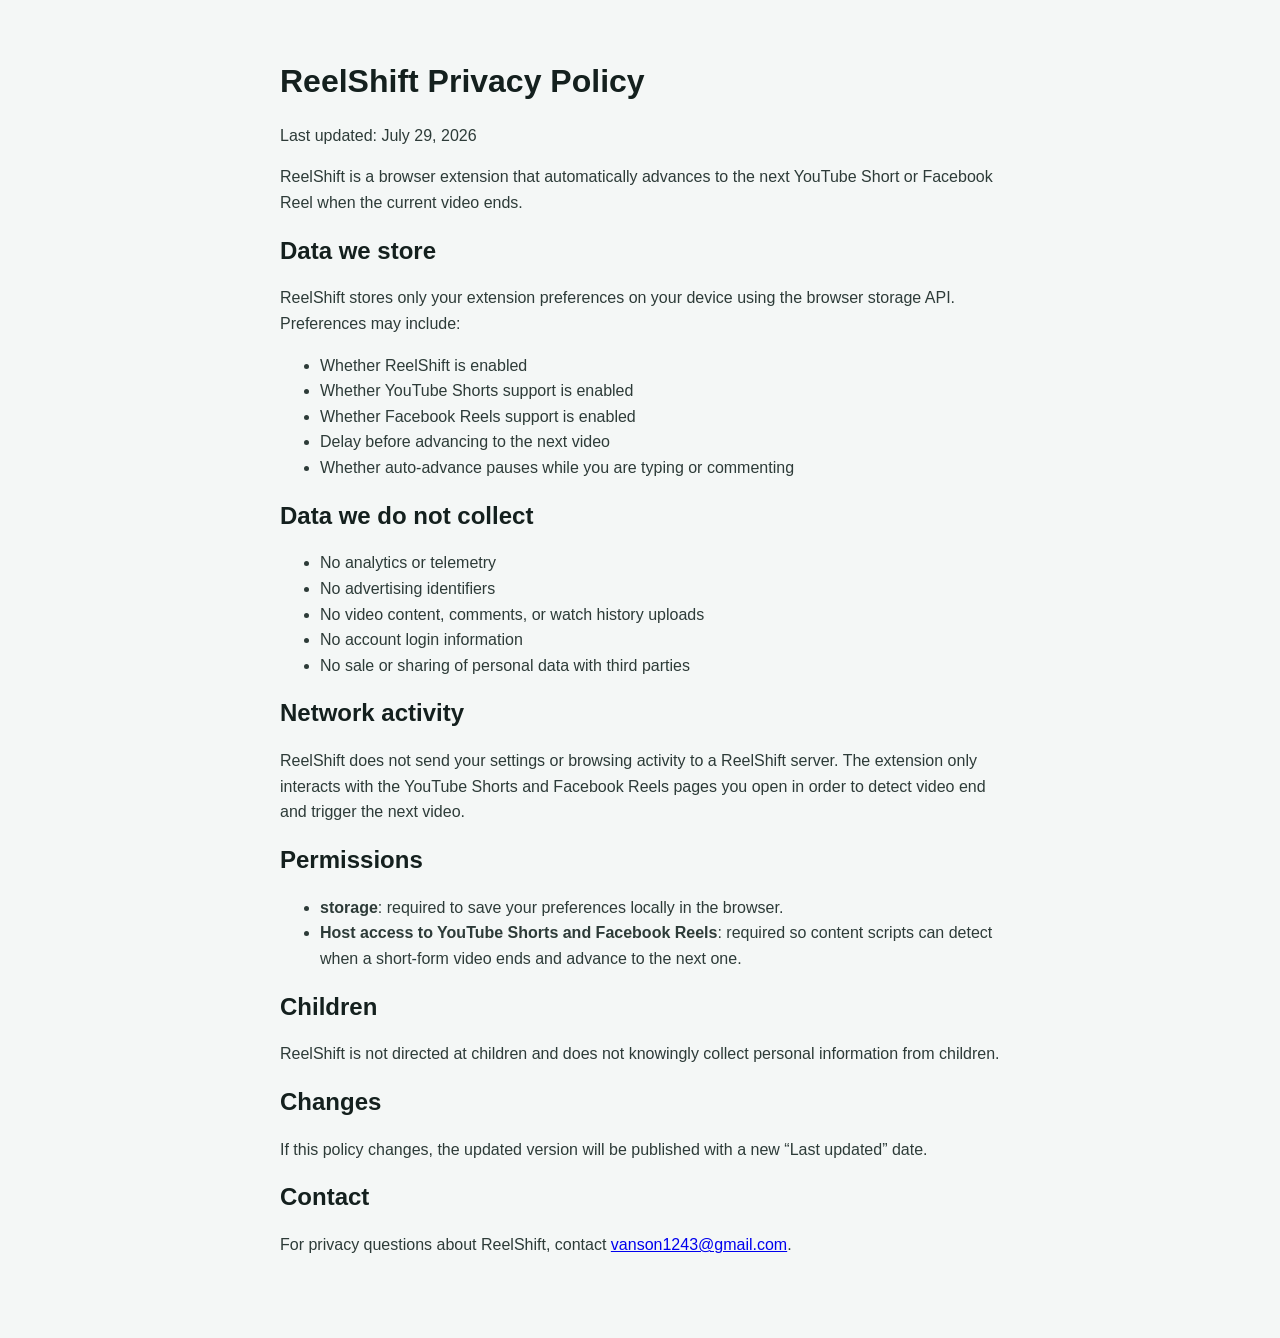
<file: privacy/index.html>
<!DOCTYPE html>
<html lang="en">
  <head>
    <meta charset="UTF-8" />
    <meta name="viewport" content="width=device-width, initial-scale=1" />
    <title>ReelShift Privacy Policy</title>
    <style>
      body {
        margin: 0;
        font-family: "Segoe UI", "Helvetica Neue", sans-serif;
        color: #14201e;
        background: #f4f7f6;
        line-height: 1.6;
      }
      main {
        max-width: 720px;
        margin: 0 auto;
        padding: 40px 20px 64px;
      }
      h1, h2 {
        line-height: 1.25;
      }
      p, li {
        color: #2d3b38;
      }
    </style>
  </head>
  <body>
    <main>
      <h1>ReelShift Privacy Policy</h1>
      <p>Last updated: July 29, 2026</p>

      <p>
        ReelShift is a browser extension that automatically advances to the next
        YouTube Short or Facebook Reel when the current video ends.
      </p>

      <h2>Data we store</h2>
      <p>
        ReelShift stores only your extension preferences on your device using the
        browser storage API. Preferences may include:
      </p>
      <ul>
        <li>Whether ReelShift is enabled</li>
        <li>Whether YouTube Shorts support is enabled</li>
        <li>Whether Facebook Reels support is enabled</li>
        <li>Delay before advancing to the next video</li>
        <li>Whether auto-advance pauses while you are typing or commenting</li>
      </ul>

      <h2>Data we do not collect</h2>
      <ul>
        <li>No analytics or telemetry</li>
        <li>No advertising identifiers</li>
        <li>No video content, comments, or watch history uploads</li>
        <li>No account login information</li>
        <li>No sale or sharing of personal data with third parties</li>
      </ul>

      <h2>Network activity</h2>
      <p>
        ReelShift does not send your settings or browsing activity to a ReelShift
        server. The extension only interacts with the YouTube Shorts and Facebook
        Reels pages you open in order to detect video end and trigger the next video.
      </p>

      <h2>Permissions</h2>
      <ul>
        <li>
          <strong>storage</strong>: required to save your preferences locally in the browser.
        </li>
        <li>
          <strong>Host access to YouTube Shorts and Facebook Reels</strong>: required so
          content scripts can detect when a short-form video ends and advance to the next one.
        </li>
      </ul>

      <h2>Children</h2>
      <p>
        ReelShift is not directed at children and does not knowingly collect personal
        information from children.
      </p>

      <h2>Changes</h2>
      <p>
        If this policy changes, the updated version will be published with a new
        “Last updated” date.
      </p>

      <h2>Contact</h2>
      <p>
        For privacy questions about ReelShift, contact
        <a href="mailto:vanson1243@gmail.com">vanson1243@gmail.com</a>.
      </p>
    </main>
  </body>
</html>
</file>
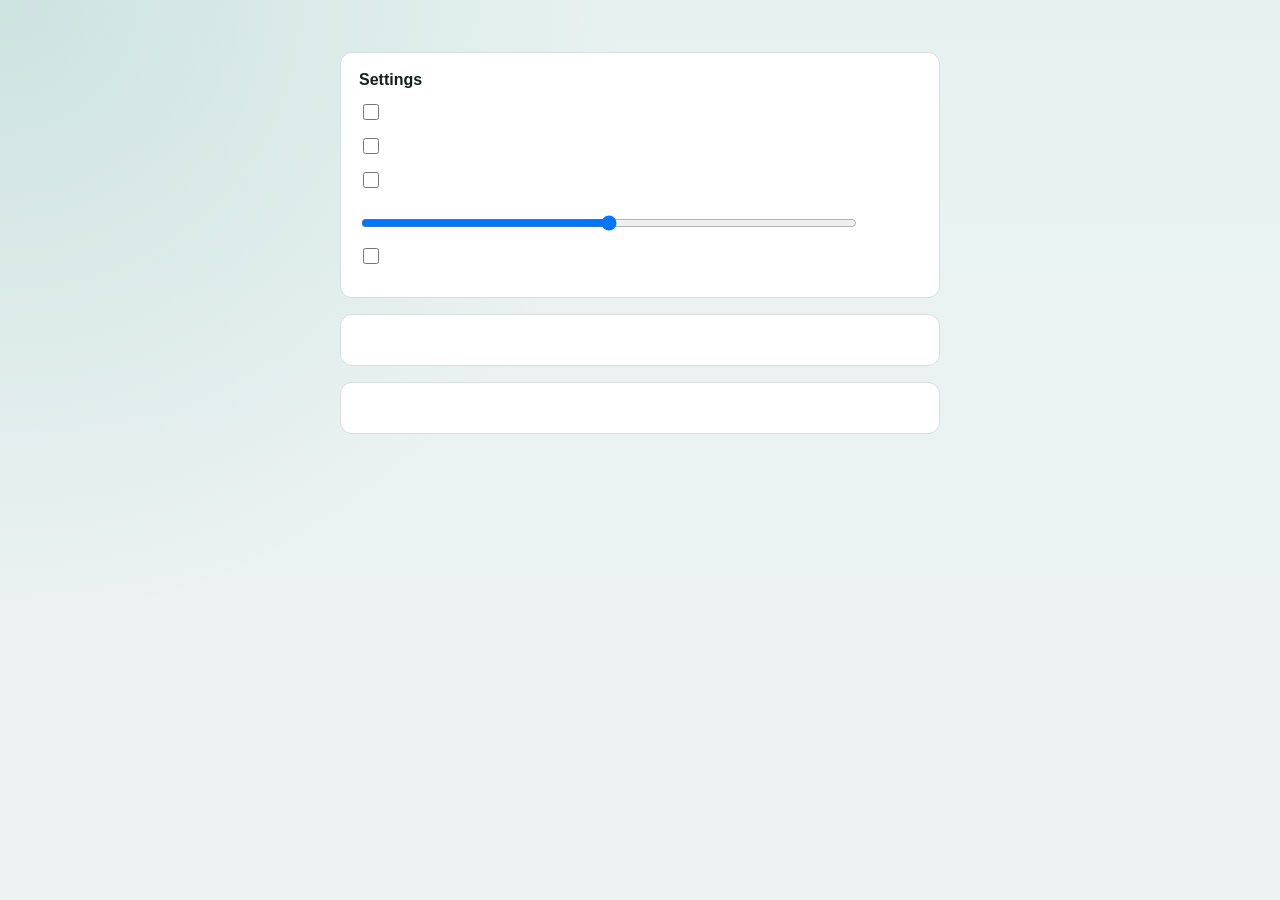
<file: options/options.html>
<!DOCTYPE html>
<html lang="en">
  <head>
    <meta charset="UTF-8" />
    <meta name="viewport" content="width=device-width, initial-scale=1" />
    <title>ReelShift Options</title>
    <link rel="stylesheet" href="options.css" />
  </head>
  <body>
    <main class="page">
      <header>
        <h1 id="title"></h1>
        <p class="notice" id="saveNotice"></p>
      </header>

      <section class="card" aria-labelledby="settingsHeading">
        <h2 id="settingsHeading">Settings</h2>

        <label class="row">
          <input type="checkbox" id="enabled" />
          <span id="labelMaster"></span>
        </label>

        <label class="row">
          <input type="checkbox" id="youtubeEnabled" />
          <span id="labelYouTube"></span>
        </label>

        <label class="row">
          <input type="checkbox" id="facebookEnabled" />
          <span id="labelFacebook"></span>
        </label>

        <label class="row column">
          <span id="labelDelay"></span>
          <div class="delay-line">
            <input type="range" id="delayMs" min="0" max="5000" step="100" />
            <span id="delayValue" aria-live="polite"></span>
          </div>
        </label>

        <label class="row">
          <input type="checkbox" id="pauseWhenInteracting" />
          <span id="labelPauseInteracting"></span>
        </label>
      </section>

      <section class="card" aria-labelledby="howItWorksTitle">
        <h2 id="howItWorksTitle"></h2>
        <p id="howItWorksBody"></p>
      </section>

      <section class="card" aria-labelledby="privacyTitle">
        <h2 id="privacyTitle"></h2>
        <p id="privacyBody"></p>
        <p id="statusLocal"></p>
      </section>
    </main>

    <script src="../shared/constants.js"></script>
    <script src="../shared/settings.js"></script>
    <script src="options.js"></script>
  </body>
</html>
</file>
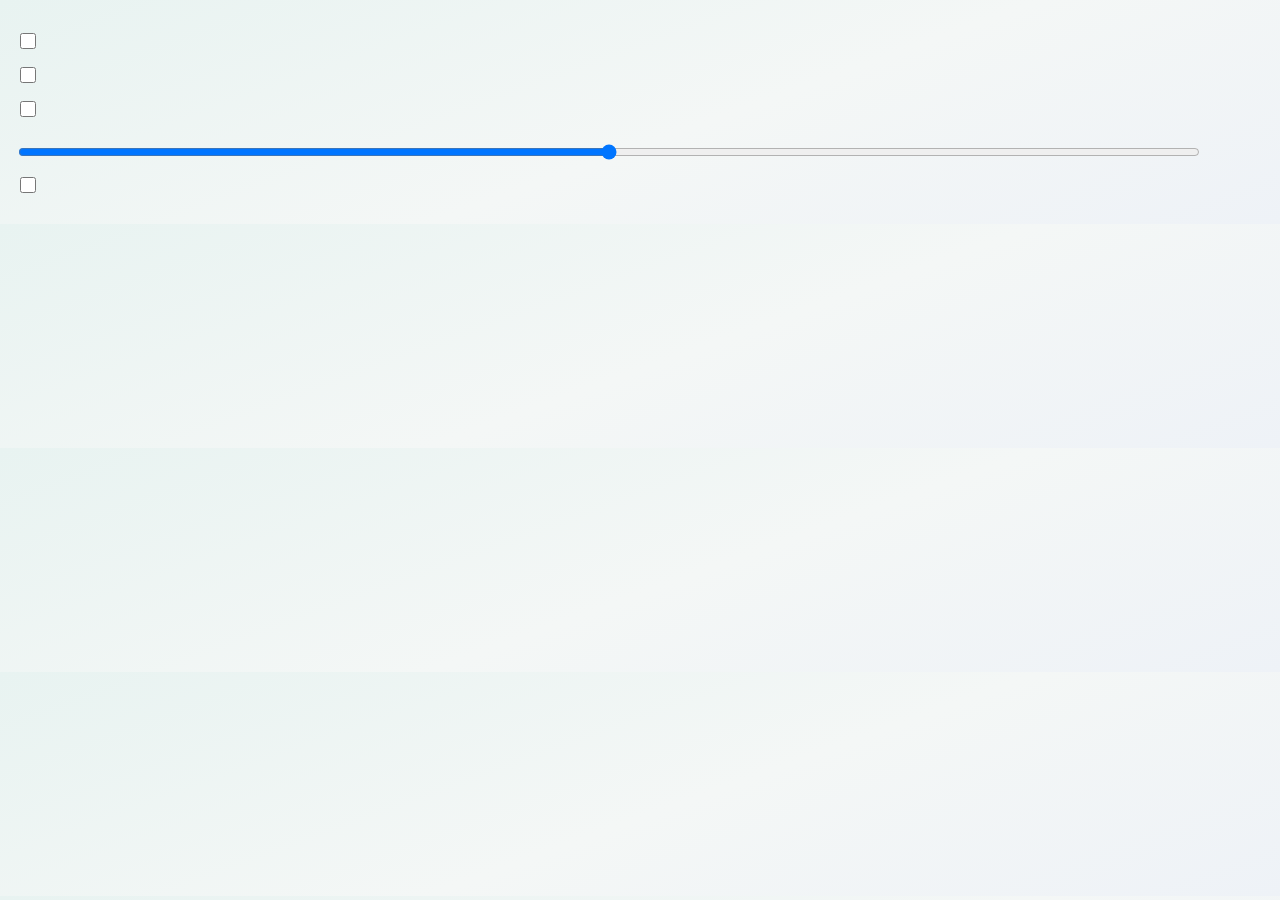
<file: popup/popup.html>
<!DOCTYPE html>
<html lang="en">
  <head>
    <meta charset="UTF-8" />
    <meta name="viewport" content="width=device-width, initial-scale=1" />
    <title>ReelShift</title>
    <link rel="stylesheet" href="popup.css" />
  </head>
  <body>
    <main class="panel">
      <h1 id="title"></h1>

      <label class="row">
        <input type="checkbox" id="enabled" />
        <span id="labelMaster"></span>
      </label>

      <label class="row">
        <input type="checkbox" id="youtubeEnabled" />
        <span id="labelYouTube"></span>
      </label>

      <label class="row">
        <input type="checkbox" id="facebookEnabled" />
        <span id="labelFacebook"></span>
      </label>

      <label class="row column">
        <span id="labelDelay"></span>
        <div class="delay-line">
          <input type="range" id="delayMs" min="0" max="5000" step="100" />
          <span id="delayValue" aria-live="polite"></span>
        </div>
      </label>

      <label class="row">
        <input type="checkbox" id="pauseWhenInteracting" />
        <span id="labelPauseInteracting"></span>
      </label>

      <p class="status" id="statusLocal"></p>
      <p class="notice" id="saveNotice"></p>
      <a href="#" id="openOptions"></a>
    </main>

    <script src="../shared/constants.js"></script>
    <script src="../shared/settings.js"></script>
    <script src="popup.js"></script>
  </body>
</html>
</file>
<file: options/options.css>
:root {
  --bg: #edf3f2;
  --panel: #ffffff;
  --text: #14201e;
  --muted: #4d5c59;
  --accent: #0f766e;
  --border: #d5e0dd;
}

* {
  box-sizing: border-box;
}

body {
  margin: 0;
  font-family: "Segoe UI", "Helvetica Neue", sans-serif;
  color: var(--text);
  background:
    radial-gradient(circle at top left, rgba(15, 118, 110, 0.12), transparent 40%),
    linear-gradient(180deg, #e7f2f0 0%, var(--bg) 100%);
  min-height: 100vh;
}

.page {
  max-width: 640px;
  margin: 0 auto;
  padding: 32px 20px 48px;
}

header {
  margin-bottom: 20px;
}

h1 {
  margin: 0 0 8px;
  font-size: 28px;
}

h2 {
  margin: 0 0 12px;
  font-size: 16px;
}

.card {
  background: var(--panel);
  border: 1px solid var(--border);
  border-radius: 12px;
  padding: 18px;
  margin-bottom: 16px;
}

.row {
  display: flex;
  align-items: center;
  gap: 10px;
  margin: 0 0 12px;
  font-size: 14px;
}

.row.column {
  flex-direction: column;
  align-items: stretch;
}

.delay-line {
  display: flex;
  align-items: center;
  gap: 10px;
}

#delayMs {
  flex: 1;
}

#delayValue {
  min-width: 52px;
  text-align: right;
  color: var(--accent);
  font-weight: 600;
}

.notice,
p {
  color: var(--muted);
  line-height: 1.5;
  font-size: 14px;
}

input[type="checkbox"] {
  width: 16px;
  height: 16px;
  accent-color: var(--accent);
}
</file>
<file: popup/popup.css>
:root {
  --bg: #f4f7f6;
  --panel: #ffffff;
  --text: #14201e;
  --muted: #4d5c59;
  --accent: #0f766e;
  --border: #d5e0dd;
}

* {
  box-sizing: border-box;
}

body {
  margin: 0;
  font-family: "Segoe UI", "Helvetica Neue", sans-serif;
  color: var(--text);
  background: linear-gradient(160deg, #e8f3f1 0%, var(--bg) 55%, #eef2f7 100%);
  min-width: 280px;
}

.panel {
  padding: 16px;
}

h1 {
  margin: 0 0 14px;
  font-size: 18px;
  font-weight: 700;
  letter-spacing: 0.02em;
}

.row {
  display: flex;
  align-items: center;
  gap: 10px;
  margin: 0 0 12px;
  font-size: 13px;
}

.row.column {
  flex-direction: column;
  align-items: stretch;
}

.delay-line {
  display: flex;
  align-items: center;
  gap: 10px;
}

#delayMs {
  flex: 1;
}

#delayValue {
  min-width: 52px;
  text-align: right;
  font-variant-numeric: tabular-nums;
  color: var(--accent);
  font-weight: 600;
}

.status,
.notice {
  margin: 8px 0;
  font-size: 12px;
  color: var(--muted);
  line-height: 1.4;
}

a {
  color: var(--accent);
  font-size: 12px;
  font-weight: 600;
  text-decoration: none;
}

a:hover,
a:focus {
  text-decoration: underline;
}

input[type="checkbox"] {
  width: 16px;
  height: 16px;
  accent-color: var(--accent);
}
</file>
